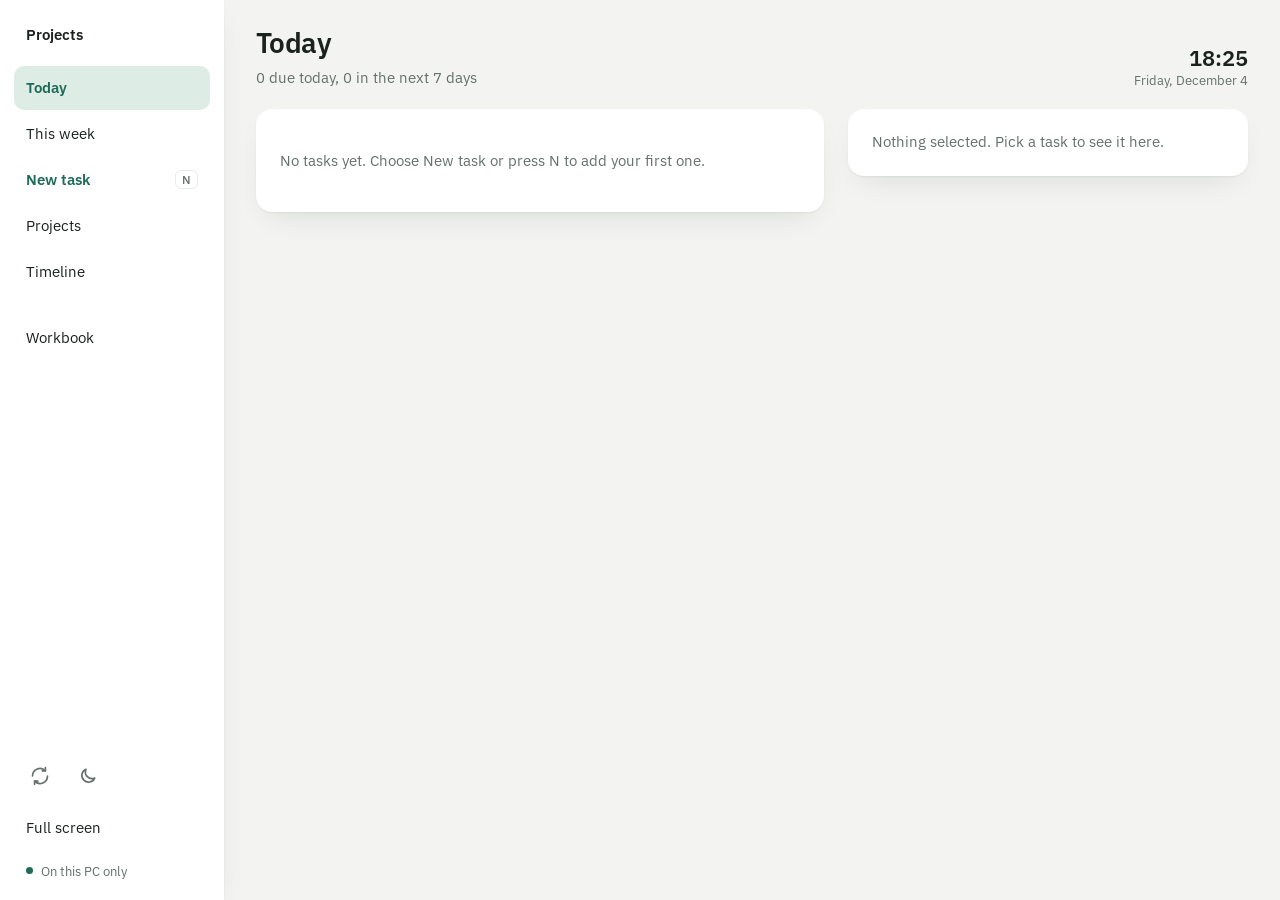
<file: index.html>
<!doctype html>
<html lang="en">
<head>
<meta charset="utf-8">
<meta name="viewport" content="width=device-width, initial-scale=1">
<title>Projects</title>
<meta name="theme-color" content="#1E6B59">
<link rel="manifest" href="manifest.webmanifest">
<link rel="icon" href="icons/icon-192.png">
<link rel="preconnect" href="https://fonts.googleapis.com">
<link rel="stylesheet" href="https://fonts.googleapis.com/css2?family=IBM+Plex+Sans:wght@400;500;600&display=swap">
<link rel="stylesheet" href="css/app.css">
</head>
<body>
<div class="app">
  <nav class="rail" aria-label="Main">
    <div class="brand">Projects</div>
    <button class="item" data-view="today">Today <span class="count" id="cToday" hidden></span></button>
    <button class="item" data-view="week">This week</button>
    <button class="item newbtn" id="railNew">New task <kbd>N</kbd></button>
    <button class="item" data-view="projects">Projects</button>
    <button class="item" data-view="timeline">Timeline</button>
    <div class="gap"></div>
    <button class="item" data-view="workbook">Workbook <span class="count warn" id="cBook" hidden>!</span></button>
    <div class="spacer"></div>
    <div class="tools">
      <button class="icon" id="syncBtn" aria-label="Sync with the workbook now" title="Sync now">
        <svg viewBox="0 0 24 24" fill="none" stroke="currentColor" stroke-width="2" stroke-linecap="round" stroke-linejoin="round" aria-hidden="true"><path d="M21 12a9 9 0 0 1-15.5 6.2"/><path d="M3 12A9 9 0 0 1 18.5 5.8"/><path d="M18.5 2v3.8h-3.8"/><path d="M5.5 22v-3.8h3.8"/></svg>
      </button>
      <button class="icon" id="themeBtn" aria-label="Switch to dark mode" title="Dark mode">
        <svg class="moon" viewBox="0 0 24 24" fill="none" stroke="currentColor" stroke-width="2" stroke-linecap="round" stroke-linejoin="round" aria-hidden="true"><path d="M20 14.5A8 8 0 0 1 9.5 4a8 8 0 1 0 10.5 10.5z"/></svg>
        <svg class="sun" viewBox="0 0 24 24" fill="none" stroke="currentColor" stroke-width="2" stroke-linecap="round" aria-hidden="true"><circle cx="12" cy="12" r="4"/><path d="M12 2v2M12 20v2M4.9 4.9l1.4 1.4M17.7 17.7l1.4 1.4M2 12h2M20 12h2M4.9 19.1l1.4-1.4M17.7 6.3l1.4-1.4"/></svg>
      </button>
    </div>
    <button class="item" id="fsBtn">Full screen</button>
    <div class="conn"><span class="cdot" id="connDot"></span><span id="connText">Saved on this PC</span></div>
  </nav>

  <main class="page" id="page">
    <div class="banner" id="syncBanner" hidden></div>
    <div class="demo" id="demoBanner" hidden>Demo data. Everything here is invented and kept apart from your real data.</div>

    <!-- Today -->
    <section class="view" id="v-today">
      <header class="top">
        <div><h1>Today</h1><p class="sub" id="todaySub"></p></div>
        <div class="clock"><div class="t" id="clockT"></div><div class="d" id="clockD"></div></div>
      </header>
      <div class="cols">
        <div id="todayLists"></div>
        <aside class="card detail" id="todayDetail"></aside>
      </div>
    </section>

    <!-- Week -->
    <section class="view" id="v-week" hidden>
      <header class="top">
        <div><h1>This week</h1><p class="sub" id="weekSub"></p></div>
        <div class="seg" role="group" aria-label="Week">
          <button id="wkPrev" aria-label="Previous week">Previous</button>
          <button id="wkNow">This week</button>
          <button id="wkNext" aria-label="Next week">Next</button>
        </div>
      </header>
      <div id="weekLate"></div>
      <div class="week" id="weekGrid"></div>
      <p class="hint">Drag a task to another day to change its due date.</p>
    </section>

    <!-- Projects -->
    <section class="view" id="v-projects" hidden>
      <header class="top">
        <div><h1>Projects</h1><p class="sub" id="projSub"></p></div>
        <button class="btn ghost" id="newProject">New project</button>
      </header>
      <div class="viewbar">
        <span class="lbl">Show</span>
        <div class="seg" role="group" aria-label="Show projects" id="projFilter">
          <button data-f="active" aria-pressed="true">Active</button>
          <button data-f="hold" aria-pressed="false">On hold</button>
          <button data-f="done" aria-pressed="false">Done</button>
          <button data-f="all" aria-pressed="false">All</button>
        </div>
      </div>
      <div class="cols">
        <div class="card board" id="projList"></div>
        <aside class="card detail" id="projDetail"></aside>
      </div>
    </section>

    <!-- Timeline -->
    <section class="view" id="v-timeline" hidden>
      <header class="top">
        <div><h1>Timeline</h1><p class="sub" id="tlSub"></p></div>
      </header>
      <div class="viewbar">
        <span class="lbl">Zoom</span>
        <div class="seg" role="group" aria-label="Zoom" id="tlZoom">
          <button data-z="day">Days</button>
          <button data-z="week">Weeks</button>
          <button data-z="quarter">Quarter</button>
        </div>
        <button class="btn sm ghost" id="tlToday">Jump to today</button>
        <label class="check"><input type="checkbox" id="tlDone"> Show done</label>
      </div>
      <div class="card tlwrap" id="tlWrap"><div id="tl"></div></div>
      <ul class="key">
        <li><span class="sw bar"></span>Planned</li>
        <li><span class="sw bar track"></span>In progress</li>
        <li><span class="sw bar soon"></span>Due today</li>
        <li><span class="sw bar late"></span>Overdue</li>
        <li><span class="sw bar done"></span>Done</li>
        <li><span class="sw diamond"></span>Due date only</li>
        <li><span class="sw span"></span>Project span</li>
      </ul>
      <p class="hint">Drag a bar to move it. Drag its right edge to change the due date. Click to edit.</p>
    </section>

    <!-- Workbook -->
    <section class="view" id="v-workbook" hidden>
      <header class="top"><div><h1>Workbook</h1><p class="sub" id="bookSub"></p></div></header>
      <div class="cols">
        <div>
          <div class="card pad" id="bookCard"></div>
          <div class="card pad" style="margin-top:24px" id="appCard"></div>
        </div>
        <aside class="card pad" id="storeCard"></aside>
      </div>
    </section>
  </main>
</div>

<!-- Edit dialog -->
<dialog class="modal" id="dlg">
  <form method="dialog" id="dlgForm" autocomplete="off"></form>
</dialog>

<div class="toast" id="toast" role="status" aria-live="polite"></div>
<input type="file" id="filePick" accept=".xlsx" hidden>

<script src="vendor/exceljs.min.js" defer></script>
<script type="module" src="js/app.js"></script>
</body>
</html>
</file>
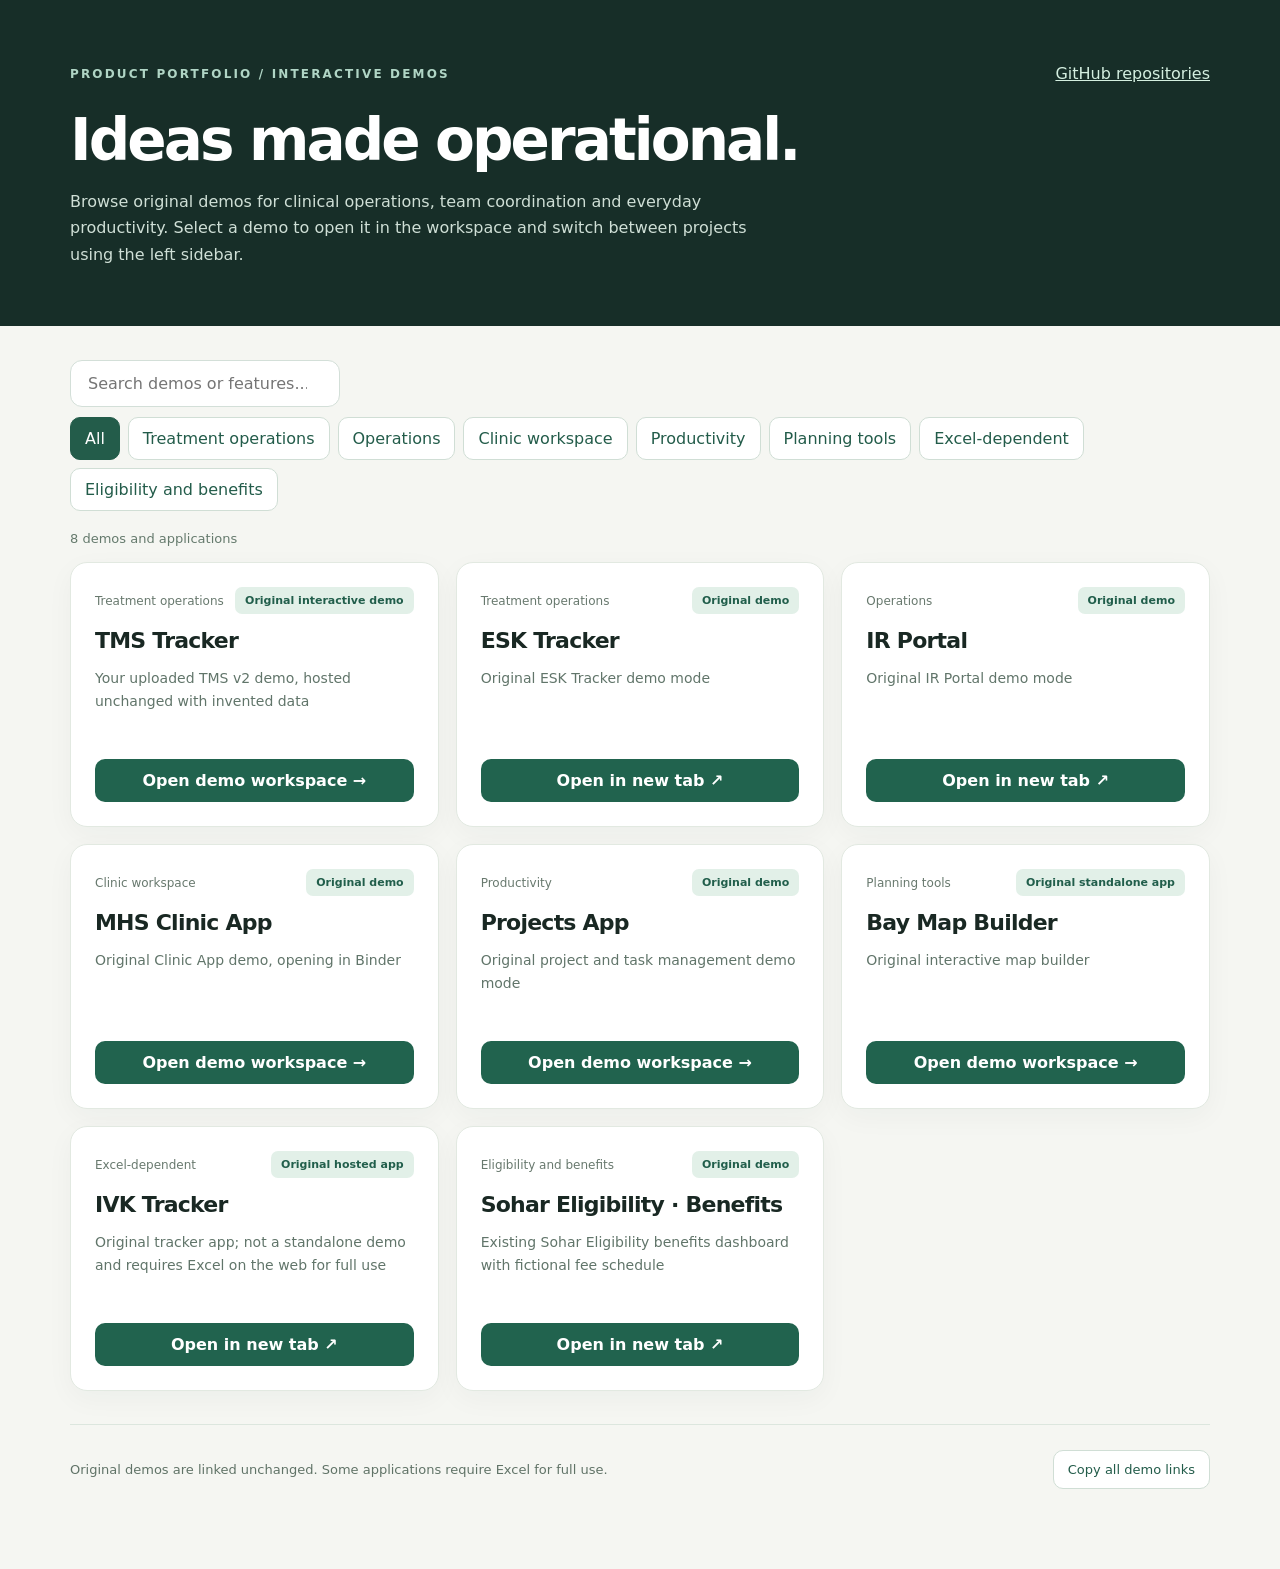
<file: showcase/index.html>
<!doctype html>
<html lang="en"><head><meta charset="utf-8"><meta name="viewport" content="width=device-width,initial-scale=1">
<meta name="description" content="Original interactive demos and product previews">
<title>Demo Library · Product Portfolio</title>
<style>
:root{font-family:Inter,"Segoe UI",system-ui,sans-serif;color:#192823;background:#f5f6f2}
*{box-sizing:border-box}body{margin:0}button,input{font:inherit}button{cursor:pointer}
a:focus-visible,button:focus-visible,input:focus-visible{outline:3px solid #64b99a;outline-offset:3px}
header{background:#172e28;color:white;padding:64px max(24px,calc((100vw - 1140px)/2)) 58px}
header .kicker{font-size:12px;text-transform:uppercase;letter-spacing:.18em;color:#b0d5c5;font-weight:700}
h1{font-size:clamp(35px,5vw,58px);font-weight:650;letter-spacing:-.05em;margin:14px 0 18px;line-height:1.07;max-width:730px}
header p{max-width:700px;color:#cfdfd6;font-size:16px;line-height:1.65;margin:0}
.headnav{display:flex;justify-content:space-between;align-items:center;gap:12px;flex-wrap:wrap;margin-bottom:26px}
header a{color:#d4efe0}
main{max-width:1188px;margin:auto;padding:34px 24px 80px}
.controls{display:flex;gap:10px;flex-wrap:wrap;align-items:center;justify-content:space-between;margin-bottom:20px}
input{padding:13px 17px;border:1px solid #d3dfd8;background:#fff;border-radius:12px;min-width:270px;color:inherit}
.filters{display:flex;gap:8px;flex-wrap:wrap}
button.filter{border:1px solid #d0ded5;border-radius:10px;padding:11px 14px;background:#fff;color:#235c4a}
button.filter.active{background:#235c4a;color:white;border-color:#235c4a}
.count{font-size:13px;color:#657a6d;margin-bottom:16px}
.grid{display:grid;grid-template-columns:repeat(auto-fill,minmax(300px,1fr));gap:17px}
.card{background:#fff;border:1px solid #e2e9e1;border-radius:17px;padding:24px;display:flex;flex-direction:column;gap:12px;min-height:265px;box-shadow:0 8px 28px #203c2c0a}
.card .top{display:flex;align-items:center;justify-content:space-between;gap:8px}
.tag{font-size:11px;font-weight:650;color:#215e4b;background:#e2f0e8;padding:7px 10px;border-radius:7px}
.type{font-size:12px;color:#68796e}
h2{font-size:22px;letter-spacing:-.035em;margin:2px 0}
.desc{font-size:14px;color:#61756a;line-height:1.6;margin:0;flex:1}
.card button.launch{border:0;color:#fff;background:#21634e;border-radius:10px;padding:12px 13px;font-weight:600}
.card button.launch:hover,.mainbtn:hover{background:#194b3b}
.bottom{display:flex;justify-content:space-between;align-items:center;margin-top:33px;padding-top:25px;border-top:1px solid #dce6de;font-size:13px;color:#607367;gap:16px;flex-wrap:wrap}
.bottom button{border:1px solid #d0ded5;background:#fff;border-radius:10px;padding:11px 14px;color:#235c4a}
#workspace[hidden],#library[hidden]{display:none!important}
#workspace{position:fixed;inset:0;z-index:20;display:grid;grid-template-columns:246px minmax(0,1fr);background:#f5f6f2}
.side{background:#172e28;color:white;display:flex;flex-direction:column;min-height:0;overflow:auto;padding:22px 12px}
.sidehead{padding:3px 12px 18px;border-bottom:1px solid #ffffff20}
.sidehead strong{font-size:16px;letter-spacing:-.025em}.sidehead small{display:block;color:#aec7bb;font-size:11px;margin-top:5px}
.side nav{padding:12px 0;display:flex;flex-direction:column;gap:4px}
.side nav button{width:100%;background:transparent;border:0;border-radius:9px;color:#d6e5dc;text-align:left;padding:12px 14px;font-size:13px}
.side nav button[aria-current="page"]{background:#315f50;color:#fff;font-weight:700}
.side nav button:hover{background:#345b4e}
.side nav button small{display:block;color:#b8cabf;font-size:11px;margin-top:3px}
.sidefoot{margin-top:auto;border-top:1px solid #ffffff20;padding:14px 10px 4px}
.sidefoot button{color:#d6e5dc;border:1px solid #8ba99b55;background:transparent;border-radius:9px;padding:10px 12px;width:100%;text-align:left}
.viewer{min-width:0;display:flex;flex-direction:column;min-height:0}
.viewhead{display:flex;align-items:center;justify-content:space-between;gap:12px;background:#fff;border-bottom:1px solid #e3e9e3;padding:11px 18px;min-height:66px}
.viewhead strong{font-size:15px}.viewhead span{display:block;font-size:12px;color:#607367;margin-top:2px}
.viewactions{display:flex;gap:8px;align-items:center;flex-wrap:wrap}
.viewactions a,.viewactions button{border:1px solid #cbdcd2;border-radius:8px;padding:10px 12px;text-decoration:none;color:#205c49;background:#fff;font-size:13px;white-space:nowrap}
.viewactions a:hover,.viewactions button:hover{background:#e6f1eb}
.frames{position:relative;flex:1;min-height:0;background:#fff}.frames iframe{position:absolute;inset:0;width:100%;height:100%;border:0;background:#fff}.frames iframe[hidden]{display:none!important}
.vnote{font-size:12px;padding:8px 17px;background:#e9f0eb;color:#51685c;border-top:1px solid #dce7de}
#mobiletoggle{display:none}
@media(max-width:760px){
header{padding:37px 24px}main{padding:24px 16px 55px}input{width:100%;min-width:0}.grid{grid-template-columns:1fr}
#workspace{grid-template-columns:minmax(0,1fr)}.side{position:absolute;top:66px;bottom:0;left:0;width:min(270px,85vw);box-shadow:8px 0 30px #001b1850;z-index:4}
#workspace:not(.navopen) .side{display:none}
#mobiletoggle{display:block}
.viewhead{padding:8px 12px}
.viewactions a,.viewactions button{padding:8px;font-size:12px}
.viewhead span{display:none}
.vnote{font-size:11px}
}
</style></head>
<body>
<div id="library">
<header><div class="headnav"><div class="kicker">Product portfolio / Interactive demos</div><a href="https://github.com/brendannyates" target="_blank" rel="noopener noreferrer">GitHub repositories</a></div>
<h1>Ideas made operational.</h1><p>Browse original demos for clinical operations, team coordination and everyday productivity. Select a demo to open it in the workspace and switch between projects using the left sidebar.</p></header>
<main><div class="controls"><input id="search" type="search" placeholder="Search demos or features..." aria-label="Search demos"><div class="filters" id="filters"></div></div><div class="count" id="count"></div><div class="grid" id="grid"></div>
<div class="bottom"><span>Original demos are linked unchanged. Some applications require Excel for full use.</span><button id="copy">Copy all demo links</button></div></main>
</div>
<section id="workspace" hidden aria-label="Interactive demo workspace">
<aside class="side" id="side"><div class="sidehead"><strong>Demo Library</strong><small>Switch between original demos</small></div><nav id="sidenav" aria-label="Choose demo"></nav><div class="sidefoot"><button id="backLibrary">← All demos</button></div></aside>
<div class="viewer"><div class="viewhead"><div class="viewactions"><button id="mobiletoggle" aria-label="Toggle demo navigation">☰ Demos</button><div><strong id="viewTitle"></strong><span id="viewCategory"></span></div></div>
<div class="viewactions"><button id="reload" title="Reload the current demo">↻ Reload</button><a id="external" href="#" target="_blank" rel="noopener noreferrer">Open in new tab ↗</a><button id="exit" aria-label="Back to all demos">✕</button></div></div>
<div id="frames" class="frames" aria-label="Embedded original demos"></div>
<div class="vnote" id="demoHint">Original demos open in the embedded viewer. Use Open in new tab if necessary.</div>
</div></section>
<script>
const entries=[["TMS Tracker","Treatment operations","Original interactive demo","Your uploaded TMS v2 demo, hosted unchanged with invented data","https://brendannyates.github.io/tms-tracker/demo-v2-original.html"],["ESK Tracker","Treatment operations","Original demo","Original ESK Tracker demo mode","https://brendannyates.github.io/esk-tracker/taskpane.html?demo=1"],["IR Portal","Operations","Original demo","Original IR Portal demo mode","https://brendannyates.github.io/IR-Portal/taskpane.html?demo=1"],["MHS Clinic App","Clinic workspace","Original demo","Original Clinic App demo, opening in Binder","https://brendannyates.github.io/mhs-clinic-app/?demo=1#binder"],["Projects App","Productivity","Original demo","Original project and task management demo mode","https://brendannyates.github.io/projects-app/?demo=1"],["Bay Map Builder","Planning tools","Original standalone app","Original interactive map builder","https://brendannyates.github.io/bay-map-builder/"],["IVK Tracker","Excel-dependent","Original hosted app","Original tracker app; not a standalone demo and requires Excel on the web for full use","https://brendannyates.github.io/ivk-tracker/"],["Sohar Eligibility · Benefits","Eligibility and benefits","Original demo","Existing Sohar Eligibility benefits dashboard with fictional fee schedule","https://brendannyates.github.io/sohar-eligibility-addin/dashboard.html?fees=1&utm_source=chatgpt.com#benefits"]];
const filters=["All",...new Set(entries.map(x=>x[1]))];
let selected="All",current=-1;
const $=id=>document.getElementById(id);
const esc=s=>String(s).replace(/[&<>"']/g,c=>({"&":"&amp;","<":"&lt;",">":"&gt;",'"':"&quot;","'":"&#39;"}[c]));
function render(){ $("filters").innerHTML=filters.map(t=>'<button class="filter '+(t===selected?"active":"")+'" data-filter="'+esc(t)+'">'+esc(t)+'</button>').join("");
const q=$("search").value.toLowerCase().trim(),items=entries.map((e,i)=>({e,i})).filter(({e})=>(selected==="All"||e[1]===selected)&&e.join(" ").toLowerCase().includes(q));
$("count").textContent=items.length+" demos and applications";
$("grid").innerHTML=items.length?items.map(({e,i})=>'<article class="card"><div class="top"><span class="type">'+esc(e[1])+'</span><span class="tag">'+esc(e[2])+'</span></div><h2>'+esc(e[0])+'</h2><p class="desc">'+esc(e[3])+'</p><button class="launch" data-id="'+i+'">'+(newTabDemos.has(e[0])?'Open in new tab ↗':'Open demo workspace →')+'</button></article>').join(""):'<p>No matching demos.</p>'}
const loadedFrames=new Map();
function frameFor(index){
 if(loadedFrames.has(index))return loadedFrames.get(index);
 const f=document.createElement("iframe");
 f.title=entries[index][0]+" original demo";
 f.setAttribute("referrerpolicy","strict-origin-when-cross-origin");
 f.setAttribute("allow","clipboard-read; clipboard-write; fullscreen");
 f.hidden=true;f.src=entries[index][4];$("frames").appendChild(f);
 loadedFrames.set(index,f);return f;
}
const newTabDemos=new Set(["ESK Tracker","IR Portal","IVK Tracker","Sohar Eligibility · Benefits"]);
function show(index,push=true){
 if(index<0||index>=entries.length)return;
 if(newTabDemos.has(entries[index][0])){window.open(entries[index][4],"_blank","noopener,noreferrer");return;}
 if(index<0||index>=entries.length)return;current=index;
 const e=entries[index];$("workspace").hidden=false;$("library").hidden=true;document.body.style.overflow="hidden";
 $("viewTitle").textContent=e[0];$("viewCategory").textContent=e[1];$("external").href=e[4];
 for(const [i,f] of loadedFrames)f.hidden=i!==index;
 frameFor(index).hidden=false;
 $("sidenav").innerHTML=entries.map((x,i)=>'<button data-id="'+i+'" '+(i===index?'aria-current="page"':'')+'>'+esc(x[0])+'<small>'+esc(x[1])+'</small></button>').join("");
 $("workspace").classList.remove("navopen");
 $("demoHint").textContent=e[0]==="IVK Tracker"?"IVK's original hosted app requires Excel on the web. This is the original application page, not a standalone fake-data demo.":"Original demo embedded unchanged. Previously visited demos retain their state while you switch. Open in new tab if embedding is blocked.";
 if(push)history.pushState({demo:index},"","#demo="+index);
}
function home(push=true){current=-1;$("workspace").hidden=true;$("library").hidden=false;document.body.style.overflow="";if(push)history.pushState({},"",location.pathname+location.search)}
$("grid").addEventListener("click",e=>{const b=e.target.closest("button[data-id]");if(b)show(+b.dataset.id)});
$("sidenav").addEventListener("click",e=>{const b=e.target.closest("button[data-id]");if(b)show(+b.dataset.id)});
$("filters").addEventListener("click",e=>{const b=e.target.closest("button[data-filter]");if(b){selected=b.dataset.filter;render()}});
$("search").addEventListener("input",render);
$("mobiletoggle").addEventListener("click",()=>$("workspace").classList.toggle("navopen"));
$("backLibrary").addEventListener("click",()=>home());$("exit").addEventListener("click",()=>home());
$("reload").addEventListener("click",()=>{if(current>=0)loadedFrames.get(current).src=entries[current][4]});
$("copy").addEventListener("click",async()=>{const value=entries.map(x=>x[0]+": "+x[4]).join("\n");try{await navigator.clipboard.writeText(value);$("copy").textContent="Copied"}catch{$("copy").textContent="Copy unavailable"}});
function sync(){const m=location.hash.match(/^#demo=(\d+)$/);if(m&&entries[+m[1]])show(+m[1],false);else home(false)}
window.addEventListener("popstate",sync);window.addEventListener("hashchange",sync);render();sync();
</script></body></html>
</file>
<file: css/app.css>
/* MHS Tracker design tokens (ESK / TMS Tracker). Every colour comes from these. */
:root{
  color-scheme:light;
  --bg:#F3F4F1; --surface:#FFFFFF; --surface-2:#E9EBE6; --surface-3:#F7F8F5;
  --ink:#1B211F; --muted:#66706B; --faint:#A3ABA6;
  --accent:#1E6B59; --accent-ink:#FFFFFF; --accent-soft:#DDEDE6;
  --warn:#8F5400; --warn-soft:#FAE9CF;
  --danger:#B3261E; --danger-ink:#FFFFFF; --danger-soft:#F9DCD9;
  --shadow:0 1px 2px rgba(16,24,20,.05),0 12px 32px -14px rgba(16,24,20,.14);
  --font:"IBM Plex Sans",system-ui,-apple-system,"Segoe UI",sans-serif;
}
@media (prefers-color-scheme:dark){:root:not([data-theme=light]){color-scheme:dark;--bg:#131716;--surface:#1B2220;--surface-2:#252D2A;--surface-3:#182019;--ink:#ECEFED;--muted:#9BA59F;--faint:#5C6763;--accent:#6DC4A6;--accent-ink:#0E2A22;--accent-soft:#1D3A31;--warn:#E9B150;--warn-soft:#3A2D13;--danger:#F19189;--danger-ink:#3A0F0C;--danger-soft:#43211E;--shadow:0 0 0 1px rgba(255,255,255,.05),0 12px 32px -14px rgba(0,0,0,.6)}}
:root[data-theme=dark]{color-scheme:dark;--bg:#131716;--surface:#1B2220;--surface-2:#252D2A;--surface-3:#182019;--ink:#ECEFED;--muted:#9BA59F;--faint:#5C6763;--accent:#6DC4A6;--accent-ink:#0E2A22;--accent-soft:#1D3A31;--warn:#E9B150;--warn-soft:#3A2D13;--danger:#F19189;--danger-ink:#3A0F0C;--danger-soft:#43211E;--shadow:0 0 0 1px rgba(255,255,255,.05),0 12px 32px -14px rgba(0,0,0,.6)}


*{box-sizing:border-box}
html,body{margin:0;height:100%;background:var(--bg);color:var(--ink)}
body{font:15px/1.45 var(--font);font-variant-numeric:tabular-nums;-webkit-font-smoothing:antialiased}
button{font:inherit;color:inherit;background:none;border:0;padding:0;cursor:pointer;text-align:left}
input,select,textarea{font:inherit;color:var(--ink)}
:focus-visible{outline:2px solid var(--accent);outline-offset:3px}
@media (prefers-reduced-motion:reduce){*{transition:none!important;animation:none!important}}
[hidden]{display:none!important}

/* frame */
.app{display:grid;grid-template-columns:224px 1fr;height:100vh;overflow:hidden}
.rail{display:flex;flex-direction:column;gap:2px;padding:24px 14px 20px;background:var(--surface);box-shadow:var(--shadow);z-index:2;
  padding-top:max(24px, env(titlebar-area-height, 0px));-webkit-app-region:no-drag}
.brand{font-weight:600;font-size:15px;padding:0 12px 18px}
.item{display:flex;justify-content:space-between;align-items:center;width:100%;min-height:44px;padding:10px 12px;border-radius:10px;font-size:15px;transition:background .2s}
.item:hover{background:var(--surface-3)}
.item[aria-current="page"]{background:var(--accent-soft);color:var(--accent);font-weight:600}
.item kbd{font:500 12px var(--font);color:var(--muted);border:1px solid var(--surface-2);border-radius:6px;padding:1px 6px}
.newbtn{color:var(--accent);font-weight:600}
.count{min-width:22px;height:22px;padding:0 7px;border-radius:11px;background:var(--danger-soft);color:var(--danger);font-size:12.5px;font-weight:600;display:grid;place-items:center}
.count.warn{background:var(--warn-soft);color:var(--warn)}
.gap{height:18px}.spacer{flex:1}
.tools{display:flex;gap:4px;padding:0 4px 6px}
.icon{width:44px;height:44px;border-radius:10px;display:grid;place-items:center;color:var(--muted);transition:background .2s,color .2s}
.icon:hover{background:var(--surface-3);color:var(--ink)}
.icon svg{width:20px;height:20px}
.icon.warn{color:var(--warn)}
.icon.spin svg{animation:spin 1s linear infinite}
@keyframes spin{to{transform:rotate(360deg)}}
#themeBtn .sun{display:none}
:root[data-dark] #themeBtn .sun{display:block}
:root[data-dark] #themeBtn .moon{display:none}
.notebox{display:flex;gap:8px;margin-top:10px}
.notebox input{flex:1;min-width:0;min-height:40px;border-radius:10px;border:1px solid var(--surface-2);background:var(--surface-3);padding:0 12px}
.rem{color:var(--accent);font-weight:500}
.conn{display:flex;align-items:center;gap:8px;padding:10px 12px 0;font-size:12.5px;color:var(--muted)}
.cdot{width:7px;height:7px;border-radius:50%;background:var(--accent);flex:none}
.cdot.warn{background:var(--warn)}

.page{overflow:auto;padding:28px 32px 32px;position:relative}
.demo{background:var(--warn-soft);color:var(--warn);border-radius:12px;padding:10px 14px;margin-bottom:18px;font-size:13.5px;font-weight:500}
.banner{display:flex;align-items:center;gap:12px;flex-wrap:wrap;background:var(--warn-soft);color:var(--ink);border-radius:12px;padding:10px 14px;margin-bottom:18px;font-size:14px;box-shadow:inset 4px 0 0 var(--warn)}
.banner span{flex:1;min-width:280px}
.banner .btn.primary{width:auto;min-height:36px}
.top{display:flex;justify-content:space-between;align-items:flex-end;gap:24px;margin-bottom:20px}
h1{margin:0;font-size:28px;font-weight:600;letter-spacing:-.02em;line-height:1.1}
h2{margin:0;font-size:15px;font-weight:600}
.sub{margin:8px 0 0;color:var(--muted)}
.sub strong{color:var(--danger);font-weight:600}
.clock{text-align:right;line-height:1.15}
.clock .t{font-size:22px;font-weight:600}
.clock .d{font-size:13px;color:var(--muted);margin-top:3px}
.cols{display:grid;grid-template-columns:minmax(0,1fr) 400px;gap:24px;align-items:start}
.card{background:var(--surface);border-radius:16px;box-shadow:var(--shadow)}
.pad{padding:22px 24px}
.muted{color:var(--muted)}
.hint{font-size:12.5px;color:var(--muted);margin:10px 2px 0}
@media (max-width:1180px){.cols{grid-template-columns:1fr}}
@media (max-width:760px){.app{grid-template-columns:1fr;grid-template-rows:auto 1fr}.rail{flex-direction:row;flex-wrap:wrap;padding:10px}.brand,.gap,.spacer,.conn{display:none}.item{width:auto}}

/* view switch */
.viewbar{display:flex;align-items:center;gap:12px;margin:-4px 0 18px;flex-wrap:wrap}
.viewbar .lbl{font-size:13px;color:var(--muted)}
.seg{display:inline-flex;align-items:center;gap:2px;padding:4px;background:var(--surface);border-radius:12px;box-shadow:var(--shadow);flex-wrap:wrap}
.seg button{min-height:36px;padding:0 12px;border-radius:9px;font-size:13.5px;font-weight:500;color:var(--muted);white-space:nowrap;transition:background .2s}
.seg button:hover{background:var(--surface-3)}
.seg button[aria-pressed="true"]{background:var(--ink);color:var(--bg)}
.check{display:inline-flex;align-items:center;gap:8px;font-size:13.5px;color:var(--muted);min-height:36px;cursor:pointer}
.check input{width:18px;height:18px;accent-color:var(--accent)}

/* buttons */
.btn{display:inline-flex;align-items:center;justify-content:center;gap:8px;min-height:44px;padding:0 18px;border-radius:12px;font-weight:600;white-space:nowrap;transition:background .2s,opacity .2s}
.btn.primary{background:var(--accent);color:var(--accent-ink);width:100%;min-height:48px}
.btn.primary:hover{filter:brightness(1.06)}
.btn.primary:disabled{opacity:.45;cursor:default}
.btn.ghost{color:var(--accent)}
.btn.ghost:hover{background:var(--accent-soft)}
.btn.mute{color:var(--muted);font-weight:500}
.btn.mute:hover{background:var(--surface-3)}
.btn.sm{min-height:36px;padding:0 12px;font-size:13.5px}
.btn.danger{color:var(--danger)}
.btn.danger:hover{background:var(--danger-soft)}
.actions{display:flex;flex-wrap:wrap;gap:4px;margin-top:10px}

/* groups and task rows */
.group{padding:8px;margin-bottom:20px}
.group > .gh{display:flex;justify-content:space-between;align-items:baseline;padding:10px 14px 6px}
.group > .gh span{font-size:13px;color:var(--muted)}
.trow{display:grid;grid-template-columns:30px minmax(0,1fr) auto;gap:12px;align-items:center;min-height:56px;padding:6px 14px 6px 12px;border-radius:12px;background:var(--surface);transition:background .2s,box-shadow .2s}
.trow + .trow{margin-top:4px}
.trow:hover{background:var(--surface-3)}
.trow[data-state="track"]{background:var(--surface-3)}
.trow[data-state="soon"]{background:var(--warn-soft);box-shadow:inset 4px 0 0 var(--warn)}
.trow[data-state="late"]{background:var(--danger-soft);box-shadow:inset 4px 0 0 var(--danger)}
.trow.sel{box-shadow:0 0 0 2px var(--ink)}
.trow[data-state="soon"].sel{box-shadow:inset 4px 0 0 var(--warn),0 0 0 2px var(--ink)}
.trow[data-state="late"].sel{box-shadow:inset 4px 0 0 var(--danger),0 0 0 2px var(--ink)}
.trow .tmain{display:block;min-height:44px;padding:4px 0}
.trow b{display:block;font-weight:600;line-height:1.25}
.trow small{display:block;font-size:12.5px;color:var(--muted);margin-top:2px;white-space:nowrap;overflow:hidden;text-overflow:ellipsis}
.trow .st{font-size:13.5px;color:var(--muted);text-align:right;white-space:nowrap}
.trow[data-state="soon"] .st{color:var(--warn);font-weight:600}
.trow[data-state="late"] .st{color:var(--danger);font-weight:600}
.trow[data-state="done"] b{color:var(--muted);font-weight:500;text-decoration:line-through;text-decoration-color:var(--faint)}
.tick{width:24px;height:24px;border-radius:50%;border:2px solid var(--faint);display:grid;place-items:center;font-size:12px;font-weight:600;color:transparent;transition:background .2s}
.tick:hover{border-color:var(--accent);color:var(--accent)}
.tick.on{background:var(--accent);border-color:var(--accent);color:var(--accent-ink);opacity:.7}
.tick.doing{border-color:var(--accent);box-shadow:inset 0 0 0 3px var(--surface),inset 0 0 0 12px var(--accent-soft)}
.hi{color:var(--warn);font-weight:600}
.empty{padding:18px 16px;color:var(--muted)}

/* detail card */
.detail{padding:22px 24px 24px;position:sticky;top:0}
.dh{display:flex;justify-content:space-between;align-items:flex-start;gap:12px}
.name{font-size:24px;font-weight:600;letter-spacing:-.015em;line-height:1.15;overflow-wrap:anywhere}
.meta{font-size:13.5px;color:var(--muted);margin-top:4px}
.lead{margin:14px 0 4px;font-weight:600}
.lead[data-state="soon"]{color:var(--warn)}
.lead[data-state="late"]{color:var(--danger)}
.lead[data-state="track"],.lead[data-state="done"]{color:var(--accent)}
.facts{display:grid;grid-template-columns:96px 1fr;gap:8px 12px;margin:16px 0 18px;font-size:14px}
.facts dt{color:var(--muted)}.facts dd{margin:0}
.section{margin-top:20px;padding-top:16px;box-shadow:0 -1px 0 var(--surface-2)}
.section .sh{display:flex;justify-content:space-between;align-items:baseline;margin-bottom:8px}
.section .sh span{font-size:12.5px;color:var(--muted)}
.notes{white-space:pre-wrap;font-size:14px;margin:0}
.bar{display:block;height:6px;border-radius:3px;background:var(--surface-2);overflow:hidden}
.bar i{display:block;height:100%;background:var(--accent);opacity:.55}
.mini{display:grid;grid-template-columns:1fr auto;gap:2px 12px;align-items:center;padding:8px 0;font-size:14px}
.mini + .mini{box-shadow:0 -1px 0 var(--surface-2)}
.mini button{text-align:left}
.mini .st{font-size:12.5px;color:var(--muted)}
.mini[data-state="late"] .st{color:var(--danger);font-weight:600}
.mini[data-state="soon"] .st{color:var(--warn);font-weight:600}
.mini[data-state="done"] button{color:var(--muted);text-decoration:line-through}
.quick{display:flex;gap:8px;margin-top:10px}
.quick input{flex:1;min-width:0;min-height:44px;border-radius:10px;border:1px solid var(--surface-2);background:var(--surface-3);padding:0 12px}

/* project board rows */
.board{padding:8px}
.prow{display:grid;grid-template-columns:minmax(0,1fr) 140px 130px;gap:14px;align-items:center;width:100%;min-height:68px;padding:10px 16px;border-radius:12px;background:var(--surface);transition:background .2s,box-shadow .2s}
.prow + .prow{margin-top:4px}
.prow:hover{background:var(--surface-3)}
.prow[data-state="track"]{background:var(--surface-3)}
.prow[data-state="soon"]{background:var(--warn-soft);box-shadow:inset 4px 0 0 var(--warn)}
.prow[data-state="late"]{background:var(--danger-soft);box-shadow:inset 4px 0 0 var(--danger)}
.prow[aria-pressed="true"]{box-shadow:0 0 0 2px var(--ink)}
.prow[data-state="soon"][aria-pressed="true"]{box-shadow:inset 4px 0 0 var(--warn),0 0 0 2px var(--ink)}
.prow[data-state="late"][aria-pressed="true"]{box-shadow:inset 4px 0 0 var(--danger),0 0 0 2px var(--ink)}
.prow b{display:block;font-weight:600;line-height:1.2}
.prow small{display:block;font-size:12.5px;color:var(--muted);margin-top:3px}
.prow .st{font-size:13.5px;color:var(--muted);text-align:right;white-space:nowrap}
.prow[data-state="soon"] .st{color:var(--warn);font-weight:600}
.prow[data-state="late"] .st{color:var(--danger);font-weight:600}
.prow[data-state="done"] b{color:var(--muted);font-weight:500}
.prog{display:grid;gap:4px;font-size:12.5px;color:var(--muted)}

/* week */
.week{display:grid;grid-template-columns:repeat(7,minmax(0,1fr));gap:10px}
.day{background:var(--surface);border-radius:16px;box-shadow:var(--shadow);padding:12px 10px;min-height:340px;display:flex;flex-direction:column;gap:6px;transition:background .2s,box-shadow .2s}
.day.today{box-shadow:var(--shadow),inset 0 0 0 2px var(--accent)}
.day.past{background:var(--surface-3)}
.day.over{background:var(--accent-soft)}
.day .dhd{display:flex;justify-content:space-between;align-items:baseline;padding:0 4px 6px}
.day .dhd b{font-size:15px}
.day .dhd span{font-size:12.5px;color:var(--muted)}
.day.today .dhd b{color:var(--accent)}
.chip{display:block;width:100%;padding:8px 10px;border-radius:10px;background:var(--surface-3);font-size:13.5px;line-height:1.3;cursor:grab;box-shadow:inset 0 0 0 1px var(--surface-2)}
.chip small{display:block;color:var(--muted);font-size:12px;margin-top:2px;white-space:nowrap;overflow:hidden;text-overflow:ellipsis}
.chip[data-state="track"]{box-shadow:inset 3px 0 0 var(--accent),inset 0 0 0 1px var(--surface-2)}
.chip[data-state="soon"]{background:var(--warn-soft);box-shadow:inset 3px 0 0 var(--warn)}
.chip[data-state="late"]{background:var(--danger-soft);box-shadow:inset 3px 0 0 var(--danger)}
.chip[data-state="done"]{color:var(--muted);text-decoration:line-through;background:transparent}
.chip.dragging{opacity:.4}
.chip{display:flex;gap:8px;align-items:flex-start}
.chip .tick{width:20px;height:20px;flex:none;margin-top:1px;font-size:11px}
.chip .cbody{flex:1;min-width:0;text-align:left;font-size:13.5px;line-height:1.3}
.chip[data-state="done"] .cbody{text-decoration:line-through;color:var(--muted)}
.mini{grid-template-columns:28px 1fr auto}
.mini .tick{width:22px;height:22px;font-size:11px}
.tllabel .tick{width:20px;height:20px;flex:none;font-size:11px}
.citem{display:grid;grid-template-columns:28px 1fr 28px 28px;gap:6px;align-items:center;min-height:40px;padding:4px 0}
.citem + .citem{box-shadow:0 -1px 0 var(--surface-2)}
.citem .tick{width:22px;height:22px;font-size:11px}
.citem .ct{font-size:14px;line-height:1.3}
.citem .ct small{display:block;font-size:12px;color:var(--muted);white-space:nowrap;overflow:hidden;text-overflow:ellipsis}
.citem.done .ct{color:var(--muted);text-decoration:line-through;text-decoration-color:var(--faint)}
.x.sm{width:28px;height:28px;font-size:16px;border-radius:8px}
.donelist{margin-top:6px;font-size:13.5px;color:var(--muted)}
.donelist summary{cursor:pointer;min-height:32px;display:flex;align-items:center}
.section .quick{margin-top:8px}
.digest{box-shadow:var(--shadow),inset 4px 0 0 var(--accent)}
.dgsec{padding:4px 14px 8px}
.dgsec h3{margin:6px 0 4px;font-size:13px;font-weight:600;color:var(--muted)}
.dgm,.dga{display:grid;gap:12px;align-items:start;padding:10px 0}
.dgm{grid-template-columns:52px 1fr auto}
.dga{grid-template-columns:1fr auto}
.dgm + .dgm,.dga + .dga{box-shadow:0 -1px 0 var(--surface-2)}
.dgt{font-weight:600;color:var(--accent);padding-top:1px}
.dgm b,.dga b{font-weight:600;display:block}
.dga small{display:block;font-size:12.5px;color:var(--muted);margin-top:2px}
.dgm .notes,.dga .notes{font-size:13.5px;color:var(--muted);margin:4px 0 0}
.dgbtn{display:flex;gap:4px;flex-wrap:wrap;justify-content:flex-end}
.snz{display:grid;grid-template-columns:1fr 1fr;gap:8px;margin-bottom:16px}
.snz .btn{flex-direction:column;align-items:flex-start;min-height:56px;background:var(--surface-3);white-space:normal}
.snz .btn small{font-weight:400;color:var(--muted);font-size:12px}
.ref{display:flex;align-items:center;gap:10px;flex-wrap:wrap;margin:8px 0 0;font-size:14px}
.ref a{color:var(--accent);font-weight:600}
.daddbtn{margin-top:auto;min-height:36px;border-radius:10px;color:var(--muted);font-size:13px;padding:0 8px}
.daddbtn:hover{background:var(--surface-3);color:var(--accent)}
.latestrip{display:flex;gap:8px;flex-wrap:wrap;align-items:center;background:var(--danger-soft);border-radius:14px;padding:10px 12px;margin-bottom:14px}
.latestrip > b{color:var(--danger);font-size:13.5px;margin-right:4px}
.latestrip .chip{width:auto;background:var(--surface)}

/* timeline */
.tlwrap{overflow:auto;max-height:calc(100vh - 250px);position:relative}
#tl{position:relative;min-width:100%}
.tlrow{display:flex;align-items:stretch;min-height:36px}
.tllabel{position:sticky;left:0;z-index:3;flex:none;width:280px;background:var(--surface);padding:6px 12px 6px 18px;display:flex;align-items:center;gap:8px;font-size:13.5px;box-shadow:1px 0 0 var(--surface-2);overflow:hidden}
.tllabel button{white-space:nowrap;overflow:hidden;text-overflow:ellipsis;min-height:28px}
.tlrow.proj .tllabel{font-weight:600;font-size:14px;padding-left:12px}
.tlrow.proj{margin-top:6px;box-shadow:0 -1px 0 var(--surface-2)}
.tlrow.proj:first-of-type{margin-top:0}
.tllabel .lst{font-size:12px;font-weight:500;color:var(--muted);margin-left:auto;white-space:nowrap}
.tlrow[data-state="late"] .tllabel .lst{color:var(--danger);font-weight:600}
.tlrow[data-state="soon"] .tllabel .lst{color:var(--warn);font-weight:600}
.track{position:relative;flex:none}
.tlhead{position:sticky;top:0;z-index:4;background:var(--surface);box-shadow:0 1px 0 var(--surface-2)}
.tlhead .tllabel{z-index:5;font-size:12.5px;color:var(--muted);align-items:flex-end}
.tlhead .track{height:48px}
.mlab,.wlab{position:absolute;font-size:12px;white-space:nowrap}
.mlab{top:6px;font-weight:600;padding-left:6px;border-left:1px solid var(--faint)}
.wlab{top:26px;color:var(--muted);padding-left:4px}
.wlab.now{color:var(--warn);font-weight:600}
.tbar{position:absolute;top:9px;height:18px;border-radius:6px;background:var(--accent);opacity:.85;cursor:grab;touch-action:none;min-width:8px}
.tbar[data-state="track"]{opacity:1;box-shadow:inset 0 0 0 2px var(--accent-ink)}
.tbar[data-state="soon"]{background:var(--warn);opacity:1}
.tbar[data-state="late"]{background:var(--danger);opacity:1}
.tbar[data-state="done"]{background:var(--faint);opacity:.6}
.tbar .grip{position:absolute;right:0;top:0;bottom:0;width:10px;cursor:ew-resize;border-radius:0 6px 6px 0}
.tbar .grip:hover{background:rgba(255,255,255,.35)}
.tbar.diamond{width:16px!important;height:16px;top:10px;border-radius:3px;transform:rotate(45deg);min-width:0}
.tbar.diamond .grip{display:none}
.tbar.dragging{opacity:.6;cursor:grabbing}
.btag{position:absolute;top:9px;font-size:12px;line-height:18px;color:var(--muted);white-space:nowrap;pointer-events:none}
.pspan{position:absolute;top:15px;height:6px;border-radius:3px;background:var(--surface-2)}
.pspan[data-state="late"]{background:var(--danger-soft)}
.pdue{position:absolute;top:11px;width:14px;height:14px;transform:rotate(45deg);border:2px solid var(--ink);background:var(--surface);border-radius:2px}
.nowline{position:absolute;top:0;bottom:0;width:2px;background:var(--ink);z-index:2;pointer-events:none;opacity:.7}
.key{display:flex;flex-wrap:wrap;gap:6px 18px;margin:12px 0 2px;padding:0 10px;list-style:none;font-size:12.5px;color:var(--muted)}
.key li{display:flex;align-items:center;gap:7px}
.sw{width:14px;height:14px;border-radius:4px}
.sw.bar{width:22px;height:10px;background:var(--accent);opacity:.85}
.sw.bar.track{opacity:1;box-shadow:inset 0 0 0 2px var(--accent-ink),0 0 0 1px var(--accent)}
.sw.bar.soon{background:var(--warn);opacity:1}
.sw.bar.late{background:var(--danger);opacity:1}
.sw.bar.done{background:var(--faint);opacity:.6}
.sw.diamond{width:10px;height:10px;background:var(--accent);transform:rotate(45deg);border-radius:2px}
.sw.span{width:22px;height:6px;background:var(--surface-2);border-radius:3px}

/* workbook view */
.big{font-size:20px;font-weight:600;margin:2px 0 4px}
.callout{background:var(--warn-soft);color:var(--warn);border-radius:12px;padding:12px 14px;font-size:14px;margin:12px 0}
.ok{color:var(--accent);font-weight:600}
.btnrow{display:flex;flex-wrap:wrap;gap:8px;margin-top:14px}
.btnrow .btn.primary{width:auto}
.optrow{display:flex;justify-content:space-between;align-items:center;gap:16px;min-height:52px}
.optrow + .optrow{box-shadow:0 -1px 0 var(--surface-2)}
.optrow small{display:block;color:var(--muted);font-size:12.5px}
.switch{position:relative;width:44px;height:26px;flex:none}
.switch input{position:absolute;inset:0;opacity:0;margin:0;cursor:pointer}
.switch span{position:absolute;inset:0;border-radius:13px;background:var(--surface-2);transition:background .2s;pointer-events:none}
.switch span::after{content:"";position:absolute;top:3px;left:3px;width:20px;height:20px;border-radius:50%;background:var(--surface);box-shadow:0 1px 2px rgba(0,0,0,.2);transition:transform .2s}
.switch input:checked + span{background:var(--accent)}
.switch input:checked + span::after{transform:translateX(18px)}
.switch input:focus-visible + span{outline:2px solid var(--accent);outline-offset:3px}

/* modal */
.modal{border:0;padding:0;border-radius:18px;background:var(--surface);color:var(--ink);width:min(560px,92vw);box-shadow:0 24px 64px -16px rgba(0,0,0,.45)}
.modal::backdrop{background:rgba(16,24,20,.35);backdrop-filter:blur(3px)}
.modal form{padding:24px 28px 22px}
.mh{display:flex;justify-content:space-between;align-items:center;margin-bottom:16px}
.mh h2{font-size:20px;letter-spacing:-.01em}
.x{width:36px;height:36px;border-radius:10px;display:grid;place-items:center;color:var(--muted);font-size:20px}
.x:hover{background:var(--surface-3)}
.field{display:grid;gap:5px;margin-bottom:14px}
.field label{font-size:13px;color:var(--muted);font-weight:500}
.field input,.field select,.field textarea{min-height:44px;border-radius:10px;border:1px solid var(--surface-2);background:var(--surface-3);padding:8px 12px;width:100%}
.field textarea{min-height:84px;resize:vertical}
.field input:focus,.field select:focus,.field textarea:focus{outline:2px solid var(--accent);outline-offset:0;border-color:transparent}
.row2{display:grid;grid-template-columns:1fr 1fr;gap:12px}
.row3{display:grid;grid-template-columns:1fr 1fr 1fr;gap:12px}
.mfoot{display:flex;justify-content:space-between;align-items:center;gap:8px;margin-top:6px}
.mfoot .btn.primary{width:auto;min-width:160px}
.err{color:var(--danger);font-size:13px;min-height:18px}

/* toast */
.toast{position:fixed;left:50%;bottom:28px;transform:translate(-50%,8px);background:var(--ink);color:var(--bg);padding:10px 18px;border-radius:999px;font-size:14px;opacity:0;pointer-events:none;transition:opacity .2s,transform .2s;z-index:50;display:flex;gap:12px;align-items:center}
.toast.show{opacity:1;transform:translate(-50%,0);pointer-events:auto}
.toast button{color:var(--accent-soft);font-weight:600;text-decoration:underline}
</file>
